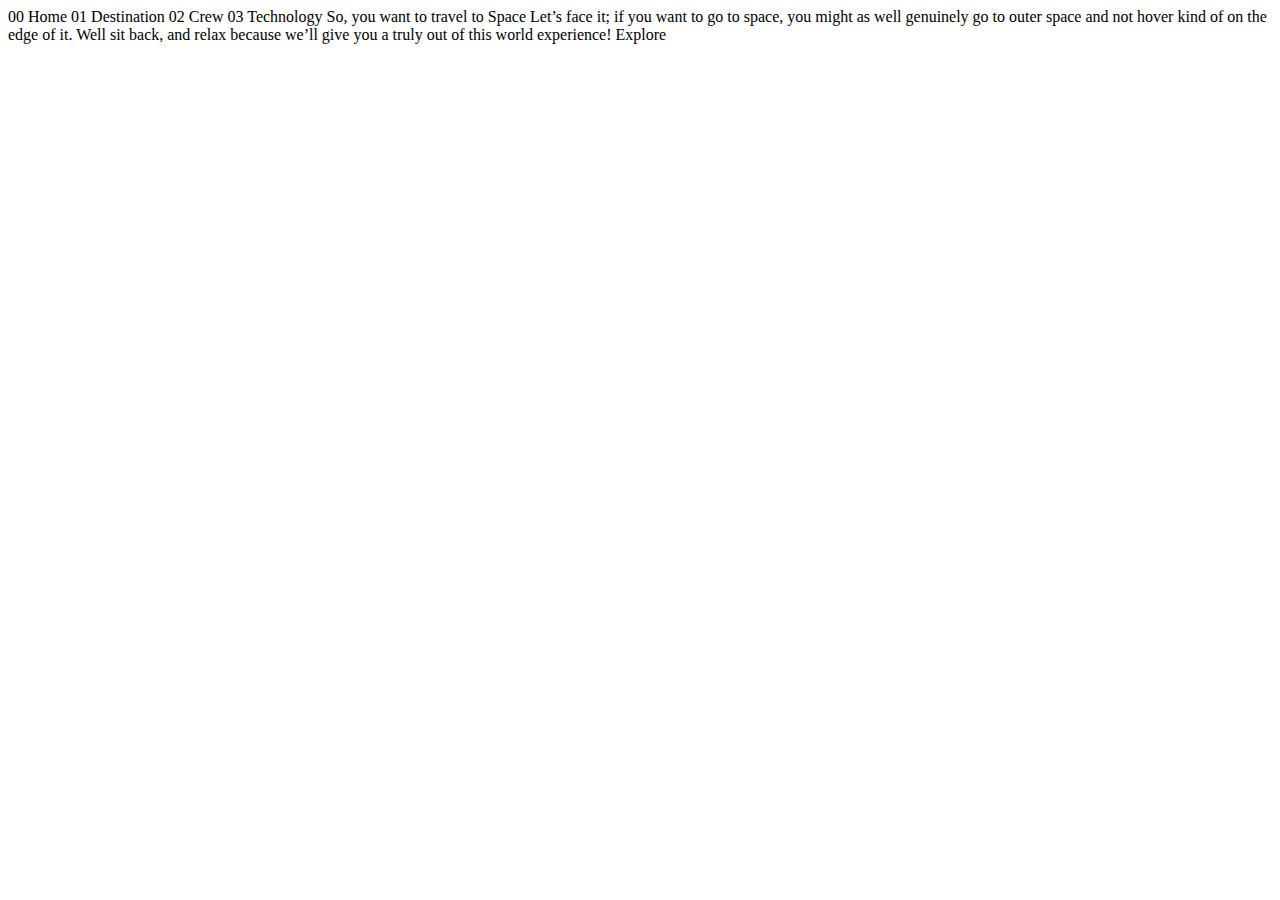
<file: starter-code/index.html>
<!DOCTYPE html>
<html lang="en">
<head>
  <meta charset="UTF-8">
  <meta name="viewport" content="width=device-width, initial-scale=1.0">

  <link rel="icon" type="image/png" sizes="32x32" href="./assets/favicon-32x32.png">
  
  <title>Frontend Mentor | Space tourism website</title>
</head>
<body>

  00 Home
  01 Destination
  02 Crew
  03 Technology

  So, you want to travel to
  Space
  Let’s face it; if you want to go to space, you might as well genuinely go to 
  outer space and not hover kind of on the edge of it. Well sit back, and relax 
  because we’ll give you a truly out of this world experience!

  Explore

</body>
</html>
</file>
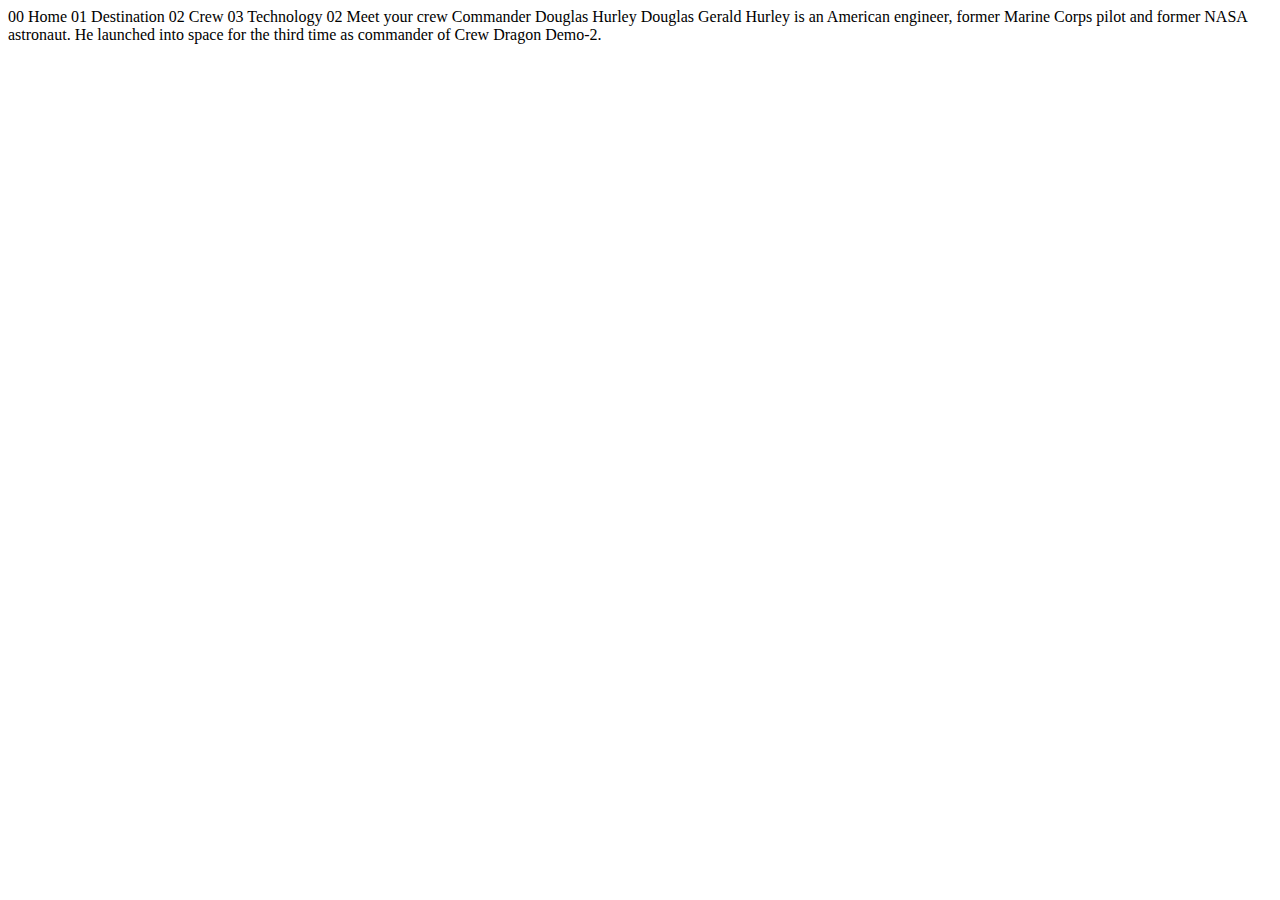
<file: space/crew-commander.html>
<!DOCTYPE html>
<html lang="en">
<head>
  <meta charset="UTF-8">
  <meta name="viewport" content="width=device-width, initial-scale=1.0">

  <link rel="icon" type="image/png" sizes="32x32" href="./assets/favicon-32x32.png">
  
  <title>Frontend Mentor | Space tourism website</title>
</head>
<body>

  00 Home
  01 Destination
  02 Crew
  03 Technology

  02 Meet your crew

  Commander
  Douglas Hurley

  Douglas Gerald Hurley is an American engineer, former Marine Corps pilot 
  and former NASA astronaut. He launched into space for the third time as 
  commander of Crew Dragon Demo-2.
</body>
</html>
</file>
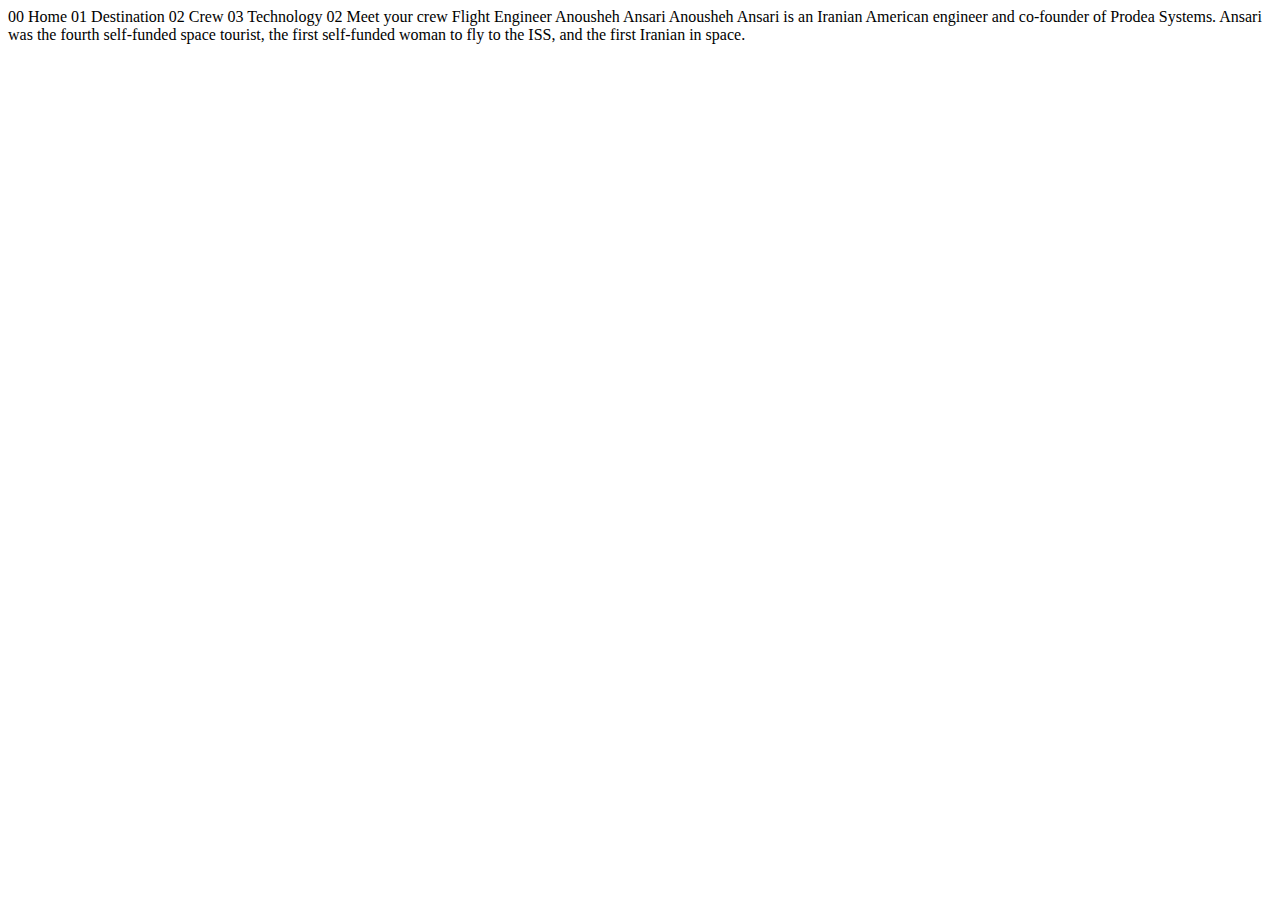
<file: space/crew-engineer.html>
<!DOCTYPE html>
<html lang="en">
<head>
  <meta charset="UTF-8">
  <meta name="viewport" content="width=device-width, initial-scale=1.0">

  <link rel="icon" type="image/png" sizes="32x32" href="./assets/favicon-32x32.png">
  
  <title>Frontend Mentor | Space tourism website</title>
</head>
<body>

  00 Home
  01 Destination
  02 Crew
  03 Technology

  02 Meet your crew

  Flight Engineer
  Anousheh Ansari

  Anousheh Ansari is an Iranian American engineer and co-founder of Prodea Systems. 
  Ansari was the fourth self-funded space tourist, the first self-funded woman to 
  fly to the ISS, and the first Iranian in space. 
</body>
</html>
</file>
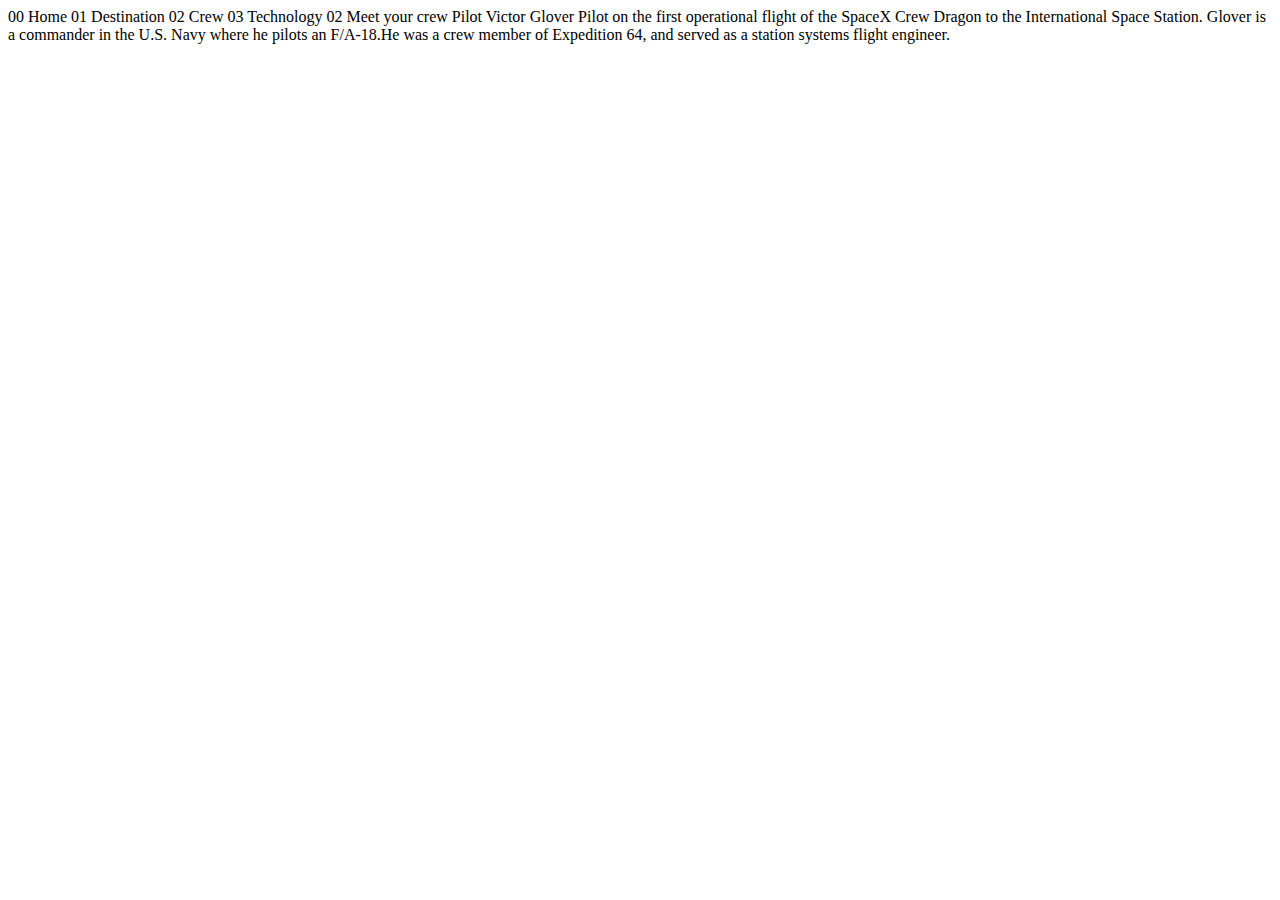
<file: space/crew-pilot.html>
<!DOCTYPE html>
<html lang="en">
<head>
  <meta charset="UTF-8">
  <meta name="viewport" content="width=device-width, initial-scale=1.0">

  <link rel="icon" type="image/png" sizes="32x32" href="./assets/favicon-32x32.png">
  
  <title>Frontend Mentor | Space tourism website</title>
</head>
<body>

  00 Home
  01 Destination
  02 Crew
  03 Technology

  02 Meet your crew

  Pilot
  Victor Glover

  Pilot on the first operational flight of the SpaceX Crew Dragon to the 
  International Space Station. Glover is a commander in the U.S. Navy where 
  he pilots an F/A-18.He was a crew member of Expedition 64, and served as a 
  station systems flight engineer. 
</body>
</html>
</file>
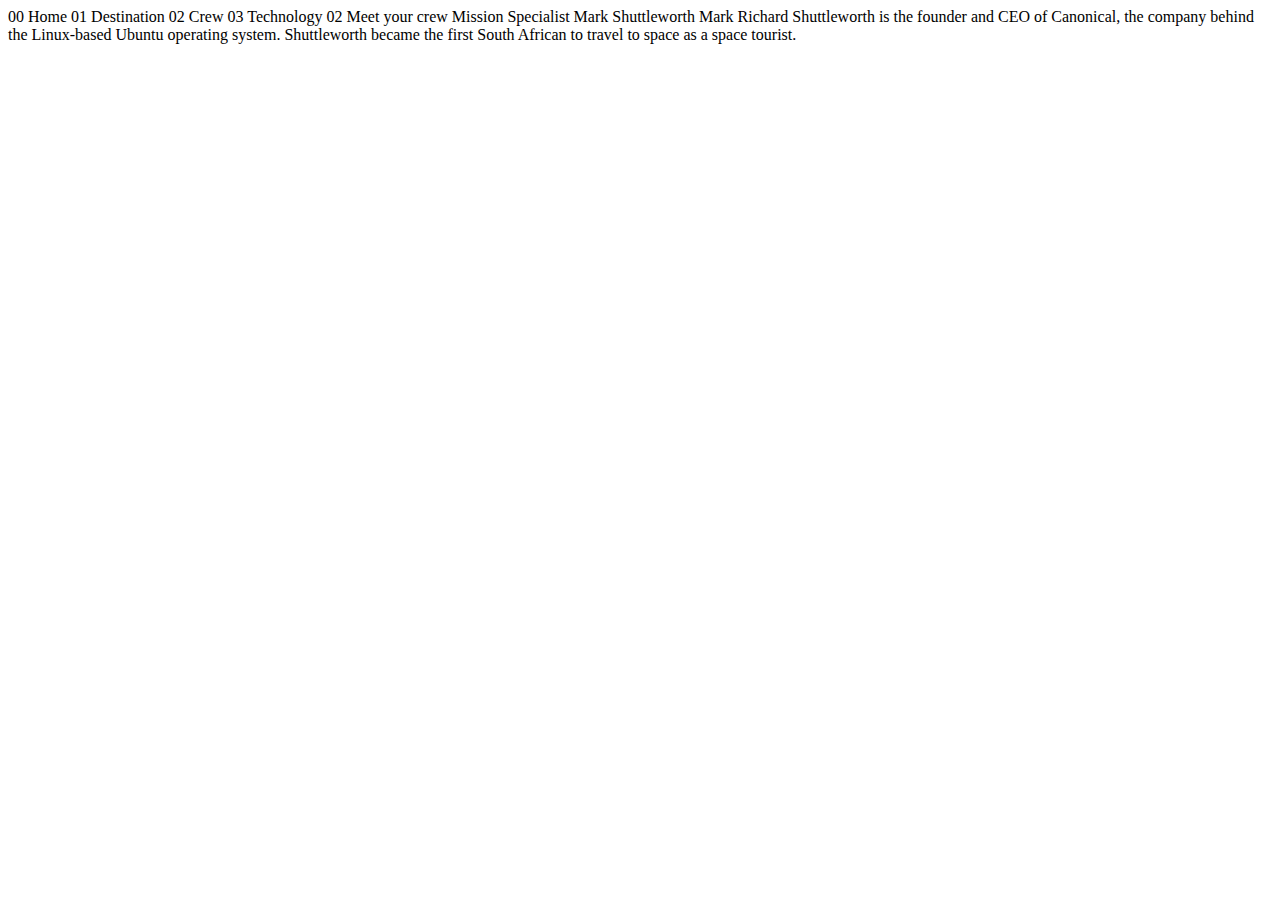
<file: space/crew-specialist.html>
<!DOCTYPE html>
<html lang="en">
<head>
  <meta charset="UTF-8">
  <meta name="viewport" content="width=device-width, initial-scale=1.0">

  <link rel="icon" type="image/png" sizes="32x32" href="./assets/favicon-32x32.png">
  
  <title>Frontend Mentor | Space tourism website</title>
</head>
<body>

  00 Home
  01 Destination
  02 Crew
  03 Technology

  02 Meet your crew

  Mission Specialist
  Mark Shuttleworth

  Mark Richard Shuttleworth is the founder and CEO of Canonical, the company behind 
  the Linux-based Ubuntu operating system. Shuttleworth became the first South 
  African to travel to space as a space tourist.
</body>
</html>
</file>
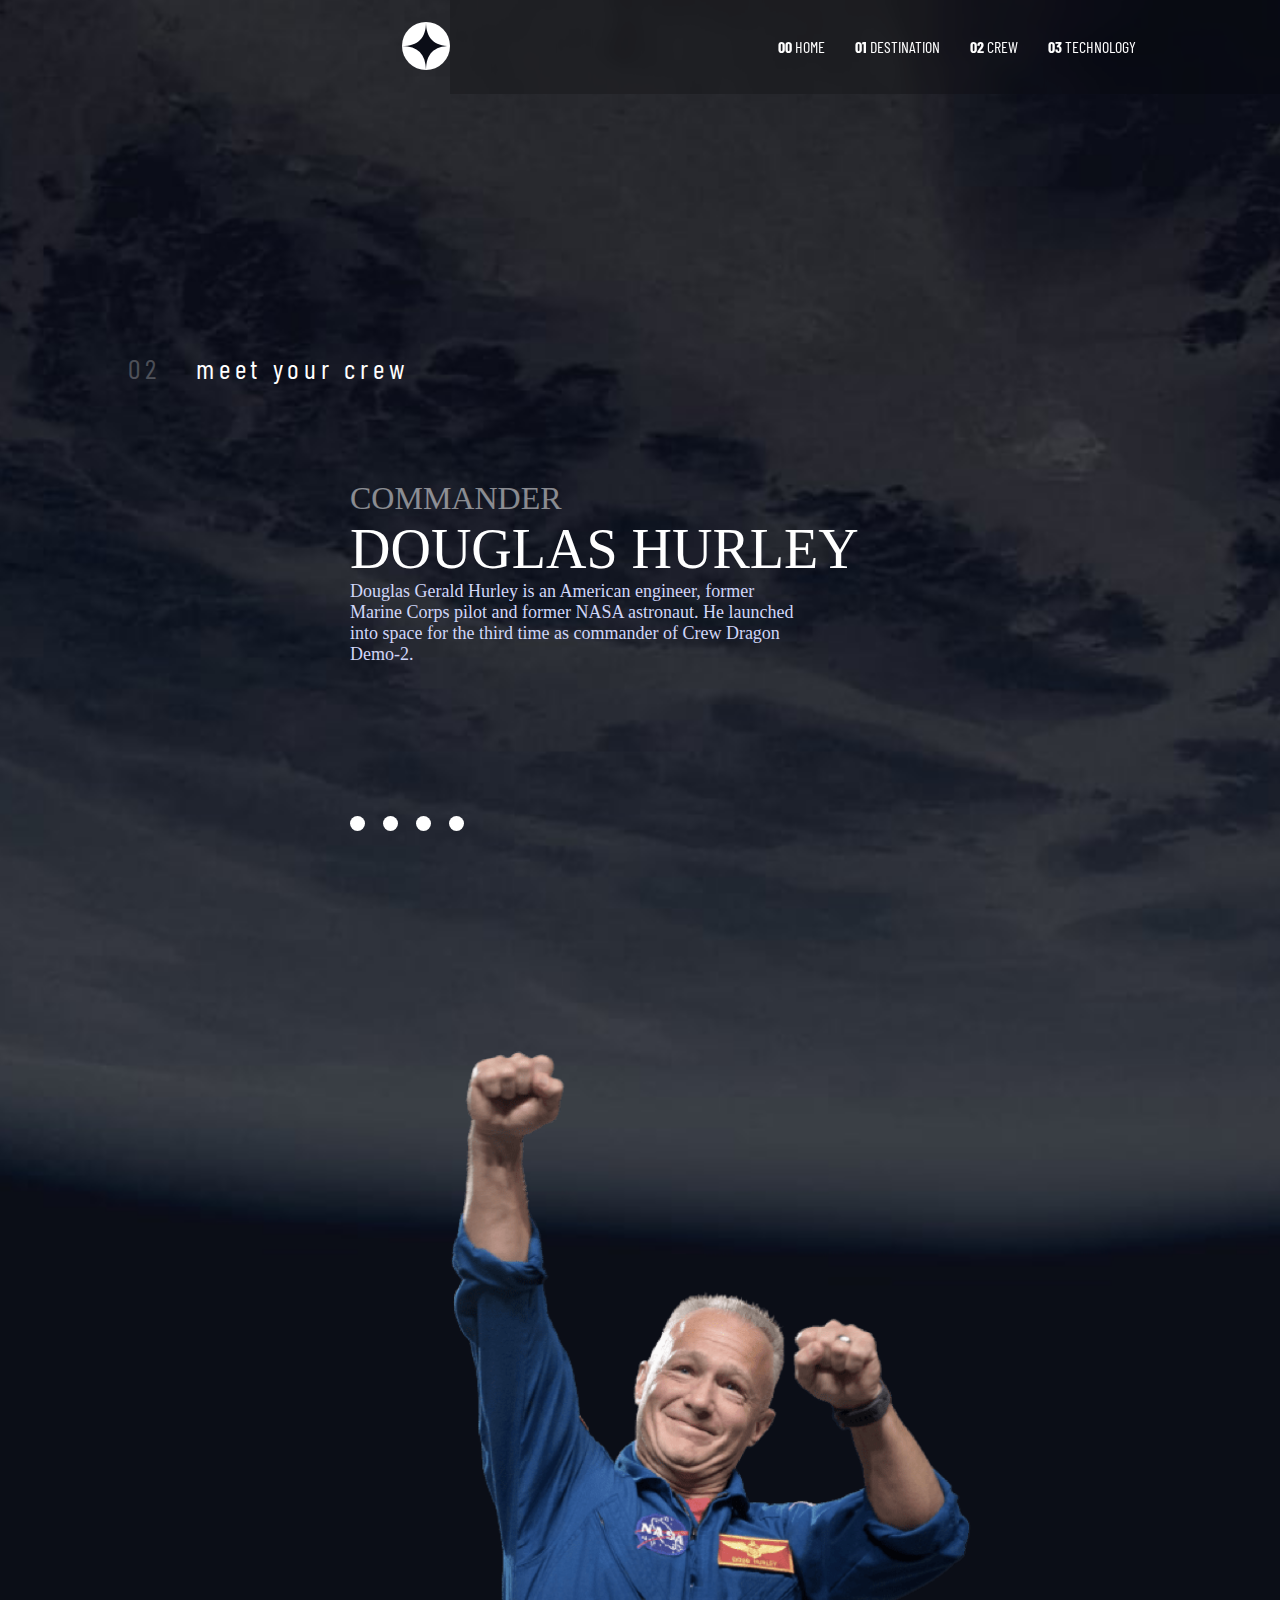
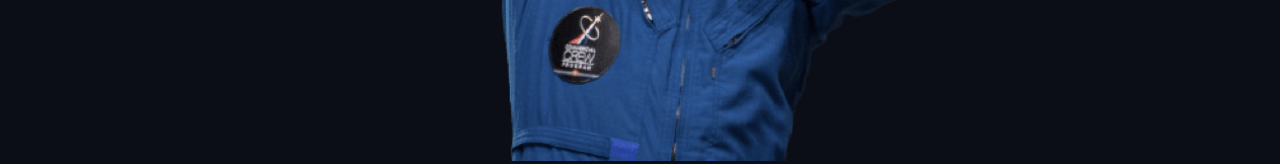
<file: space/crew.html>
<!DOCTYPE html>
<html lang="en">

<head>
    <meta charset="UTF-8">
    <meta name="viewport" content="width=device-width, initial-scale=1.0">

    <title>Frontend Mentor | Space tourism website</title>

    <link rel="icon" type="image/png" sizes="32x32" href="./assets/favicon-32x32.png">


    <!-- GOOGLE fonts-->
    <link rel="preconnect" href="https://fonts.googleapis.com">
    <link rel="preconnect" href="https://fonts.gstatic.com" crossorigin>
    <link
        href="https://fonts.googleapis.com/css2?family=Barlow+Condensed:ital,wght@0,100;0,200;0,300;0,400;0,500;0,600;0,700;0,800;0,900;1,100;1,200;1,300;1,400;1,500;1,600;1,700;1,800&family=Open+Sans:wght@500&display=swap"
        rel="stylesheet">

    <!-- custom css-->
    <link rel="stylesheet" type="text/css" href="/space/css/style.css">
    <link rel="stylesheet" type="text/css" href="/space/css/responsive.css">

    <style type="text/css">
        body {
            margin: 0;
            box-sizing: border-box;
            overflow-x: hidden;
        }

        ul {
            padding: 0;
        }

        a {
            text-decoration: none;
        }

        #crewWrapper {
            margin-top: -10px;
            background-color: #000;
        }
    </style>
</head>

<body>


    <div id="crewWrapper" class="wrapper">

        <nav id="menu">
            <img src="/space/assets/shared/logo.svg" alt="Logo" class="logo">

            <ul class="navigation">
                <li>
                    <a href="./index.html">
                        <span class="bolded">00</span>
                        home
                    </a>
                </li>
                <li>
                    <a href="./destination.html">
                        <span class="bolded">01</span>
                        destination
                    </a>
                </li>
                <li>
                    <a href="./crew.html">
                        <span class="bolded">02</span>
                        crew
                    </a>
                </li>
                <li>
                    <a href="./technology.html">
                        <span class="bolded">03</span>
                        Technology
                    </a>
                </li>
            </ul>
        </nav>

        
        <!-- The overlay -->
        <div id="myNav" class="overlay">

            <!-- Button to close the overlay navigation -->
            <a href="javascript:void(0)" class="closebtn" onclick="closeNav()">&times;</a>

            
            <!-- Overlay content -->
            <div class="overlay-content">
                <a href="./index.html">
                    <span class="bolded">00</span>
                    home
                </a>
                <a href="./destination.html">
                    <span class="bolded">01</span>
                    destination
                </a>
                <a href="./crew.html">
                    <span class="bolded">02</span>
                    crew
                </a>
                <a href="./technology.html">
                    <span class="bolded">03</span>
                    Technology
                </a>
            </div>

        </div>

        <!-- Use any element to open/show the overlay navigation menu -->
        <span onclick="openNav()" id="navIcon">
            <img src="./assets/shared/icon-hamburger.svg" height="50" width="50"></span>

        <hr class="menuHr">

        <div id="desktopCrew">


            <div class="subtitle">
                <span class="darkened">02</span>
                meet your crew
            </div>

            <div class="contentContainer">
                <div id="textCrewContainer">

                    <div id="crewRole">
                        Commander
                    </div>

                    <div id="crewName">
                        Douglas Hurley
                    </div>

                    <div id="crewBio">
                        Douglas Gerald Hurley is an American engineer, former Marine Corps pilot and former NASA astronaut.
                        He launched into space for the third time as commander of Crew Dragon Demo-2.
                    </div>

                    <div id="crewNav">
                        <ul>
                            <li onclick="linkClick(0)"><span class="bullet"></span></li>
                            <li onclick="linkClick(1)"><span class="bullet"></span></li>
                            <li onclick="linkClick(2)"><span class="bullet"></span></li>
                            <li onclick="linkClick(3)"><span class="bullet"></span></li>
                        </ul>
                    </div>
                </div><!-- /.textCrewContainer -->


                <div id="imageCrewContainer">
                    <img src="./assets/crew/image-douglas-hurley.png" alt="" id="imageCrew">
                </div><!-- /.imageCrewContainer -->
                
            </div><!--contentContainer-->

            
        </div>
    </div><!-- /#desktopCrew -->


    </div><!-- /.wrapper -->

    <script>
        var crewRole = document.getElementById('crewRole');
        var crewName = document.getElementById('crewName');
        var crewBio = document.getElementById('crewBio');
        var imageCrew = document.getElementById('imageCrew');




        function linkClick(linkID) {

            fetch('./data.json')
                .then((response) => {
                    return response.json()
                })
                .then((data) => {
                    // Work with JSON data here

                    crewRole.innerHTML = data["crew"][`${linkID}`].role;
                    crewName.innerHTML = data["crew"][`${linkID}`].name;
                    crewBio.innerHTML = data["crew"][`${linkID}`].bio;
                    imageCrew.src = data["crew"][`${linkID}`]["images"]["png"];

                })
                .catch((err) => {
                    // Do something for an error here
                })
        }

        /* Open when someone clicks on the span element */
        function openNav() {
    document.getElementById("myNav").style.width = "100%";
  }
  
  /* Close when someone clicks on the "x" symbol inside the overlay */
  function closeNav() {
    document.getElementById("myNav").style.width = "0%";
  }

    </script>

</body>

</html>
</file>
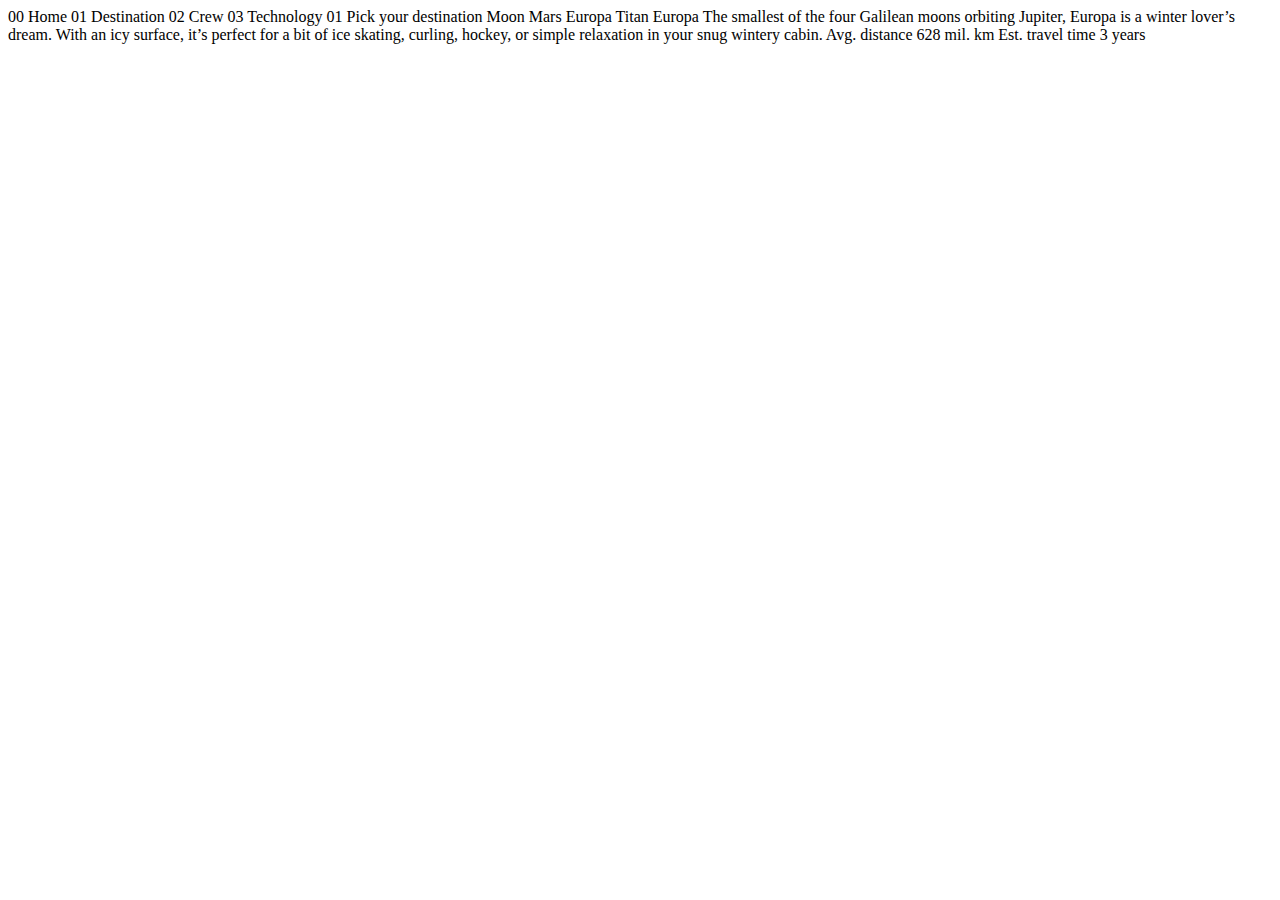
<file: space/destination-europa.html>
<!DOCTYPE html>
<html lang="en">
<head>
  <meta charset="UTF-8">
  <meta name="viewport" content="width=device-width, initial-scale=1.0">

  <link rel="icon" type="image/png" sizes="32x32" href="./assets/favicon-32x32.png">
  
  <title>Frontend Mentor | Space tourism website</title>
</head>
<body>

  00 Home
  01 Destination
  02 Crew
  03 Technology

  01 Pick your destination

  Moon
  Mars
  Europa
  Titan

  Europa

  The smallest of the four Galilean moons orbiting Jupiter, Europa is a 
  winter lover’s dream. With an icy surface, it’s perfect for a bit of 
  ice skating, curling, hockey, or simple relaxation in your snug 
  wintery cabin.

  Avg. distance
  628 mil. km

  Est. travel time
  3 years
</body>
</html>
</file>
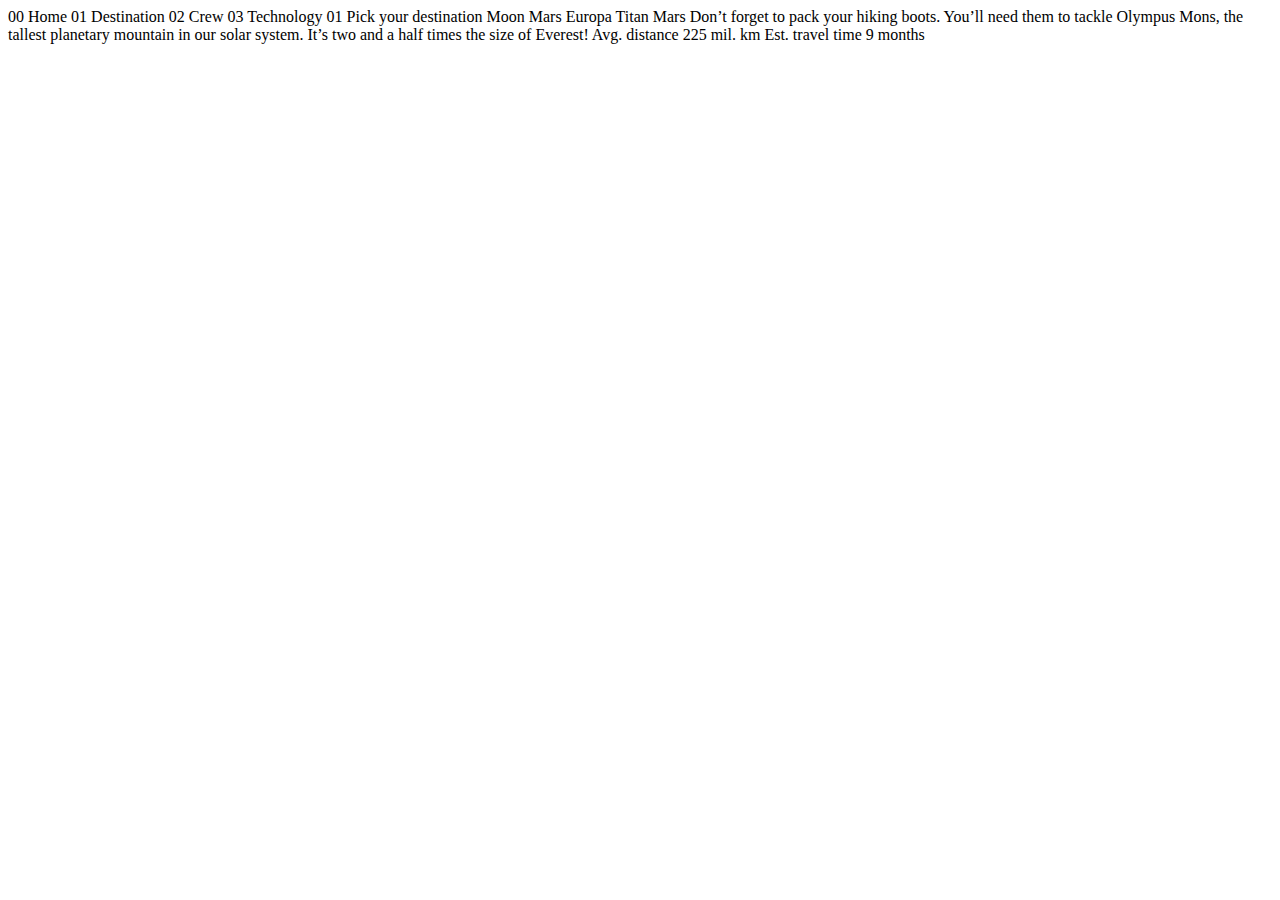
<file: space/destination-mars.html>
<!DOCTYPE html>
<html lang="en">
<head>
  <meta charset="UTF-8">
  <meta name="viewport" content="width=device-width, initial-scale=1.0">

  <link rel="icon" type="image/png" sizes="32x32" href="./assets/favicon-32x32.png">
  
  <title>Frontend Mentor | Space tourism website</title>
</head>
<body>

  00 Home
  01 Destination
  02 Crew
  03 Technology

  01 Pick your destination

  Moon
  Mars
  Europa
  Titan

  Mars

  Don’t forget to pack your hiking boots. You’ll need them to tackle Olympus Mons, 
  the tallest planetary mountain in our solar system. It’s two and a half times 
  the size of Everest!

  Avg. distance
  225 mil. km

  Est. travel time
  9 months
</body>
</html>
</file>
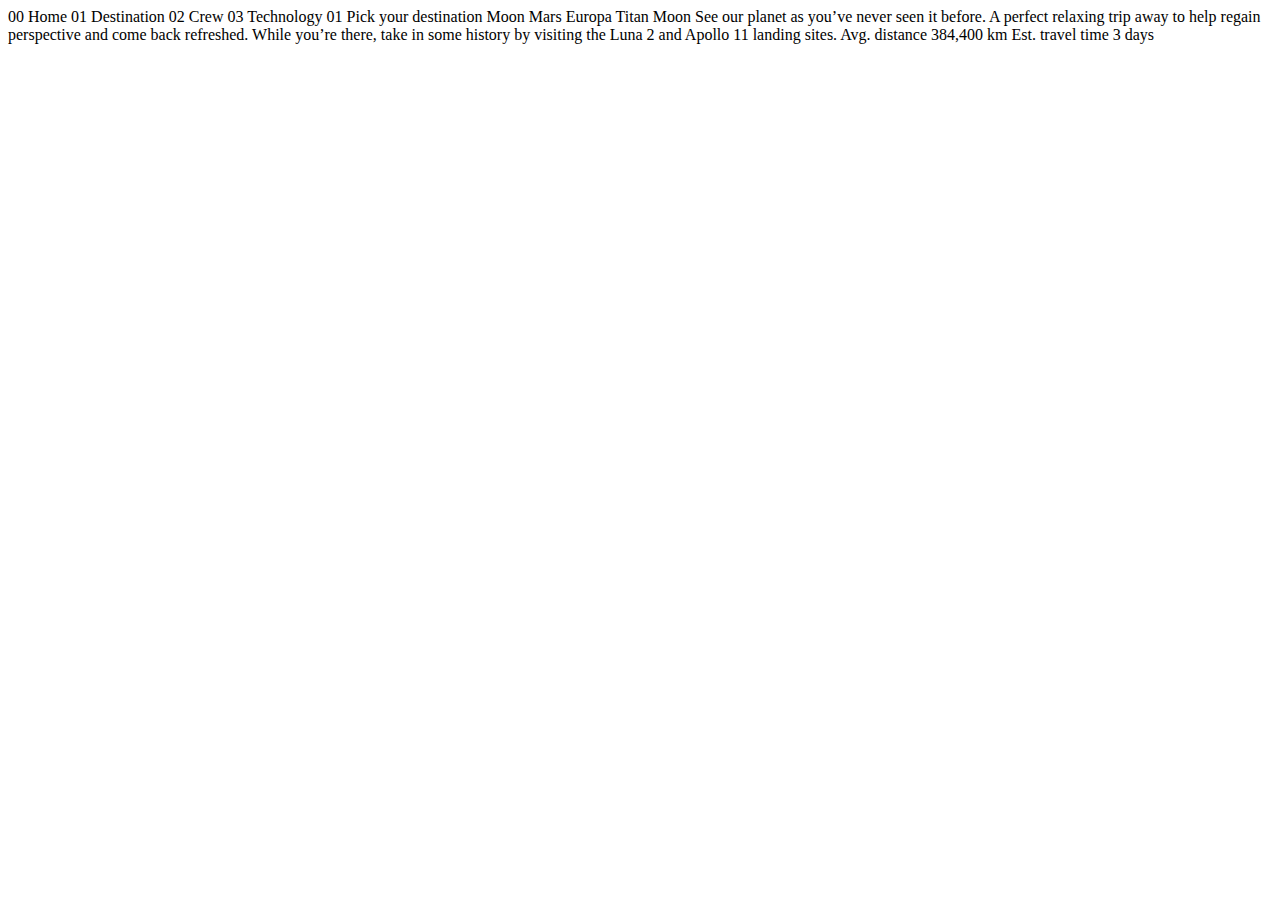
<file: space/destination-moon.html>
<!DOCTYPE html>
<html lang="en">
<head>
  <meta charset="UTF-8">
  <meta name="viewport" content="width=device-width, initial-scale=1.0">

  <link rel="icon" type="image/png" sizes="32x32" href="./assets/favicon-32x32.png">
  
  <title>Frontend Mentor | Space tourism website</title>
</head>
<body>

  00 Home
  01 Destination
  02 Crew
  03 Technology

  01 Pick your destination

  Moon
  Mars
  Europa
  Titan

  Moon

  See our planet as you’ve never seen it before. A perfect relaxing trip away to help 
  regain perspective and come back refreshed. While you’re there, take in some history 
  by visiting the Luna 2 and Apollo 11 landing sites.

  Avg. distance
  384,400 km

  Est. travel time
  3 days
</body>
</html>
</file>
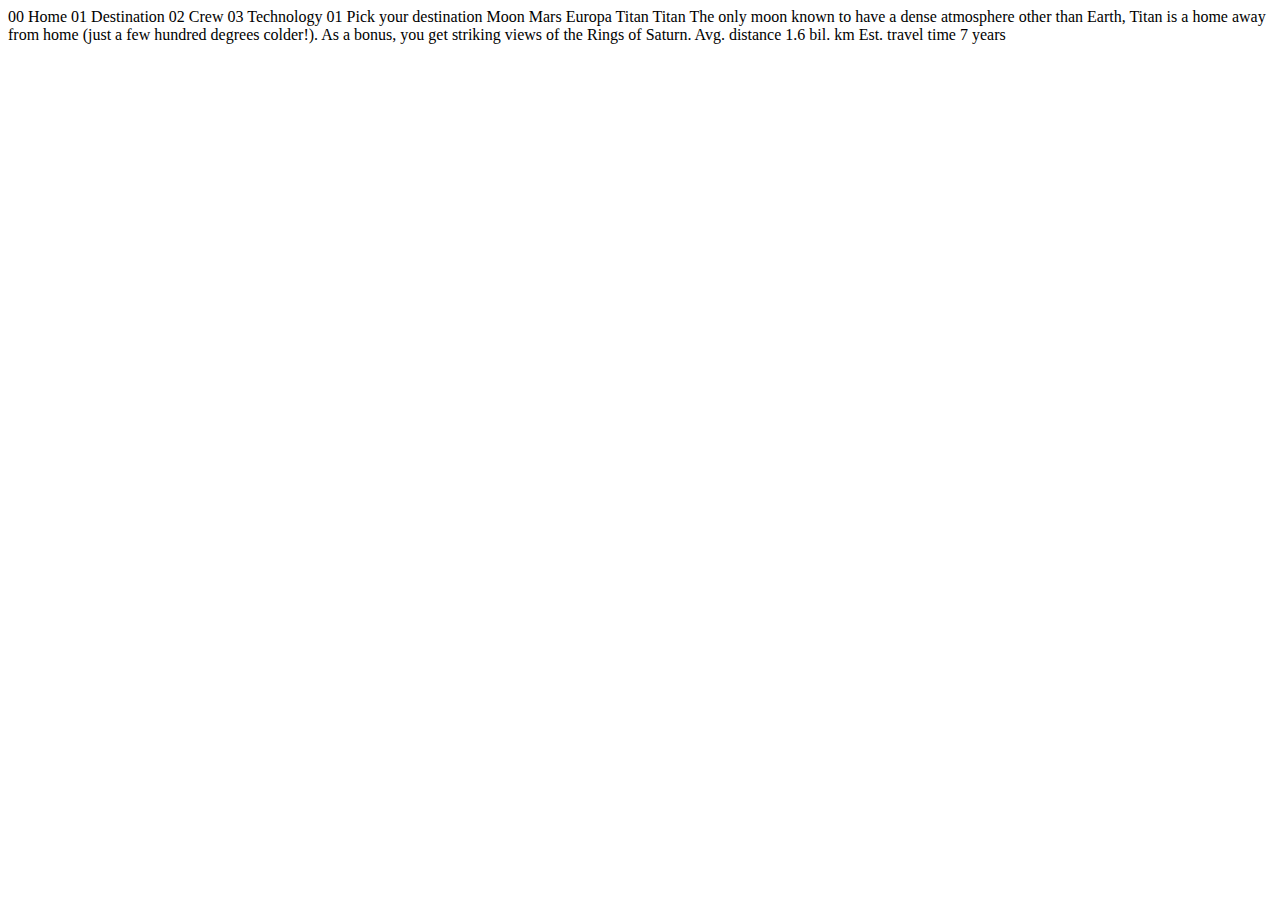
<file: space/destination-titan.html>
<!DOCTYPE html>
<html lang="en">
<head>
  <meta charset="UTF-8">
  <meta name="viewport" content="width=device-width, initial-scale=1.0">

  <link rel="icon" type="image/png" sizes="32x32" href="./assets/favicon-32x32.png">
  
  <title>Frontend Mentor | Space tourism website</title>
</head>
<body>

  00 Home
  01 Destination
  02 Crew
  03 Technology

  01 Pick your destination

  Moon
  Mars
  Europa
  Titan

  Titan

  The only moon known to have a dense atmosphere other than Earth, Titan 
  is a home away from home (just a few hundred degrees colder!). As a 
  bonus, you get striking views of the Rings of Saturn.

  Avg. distance
  1.6 bil. km

  Est. travel time
  7 years
</body>
</html>
</file>
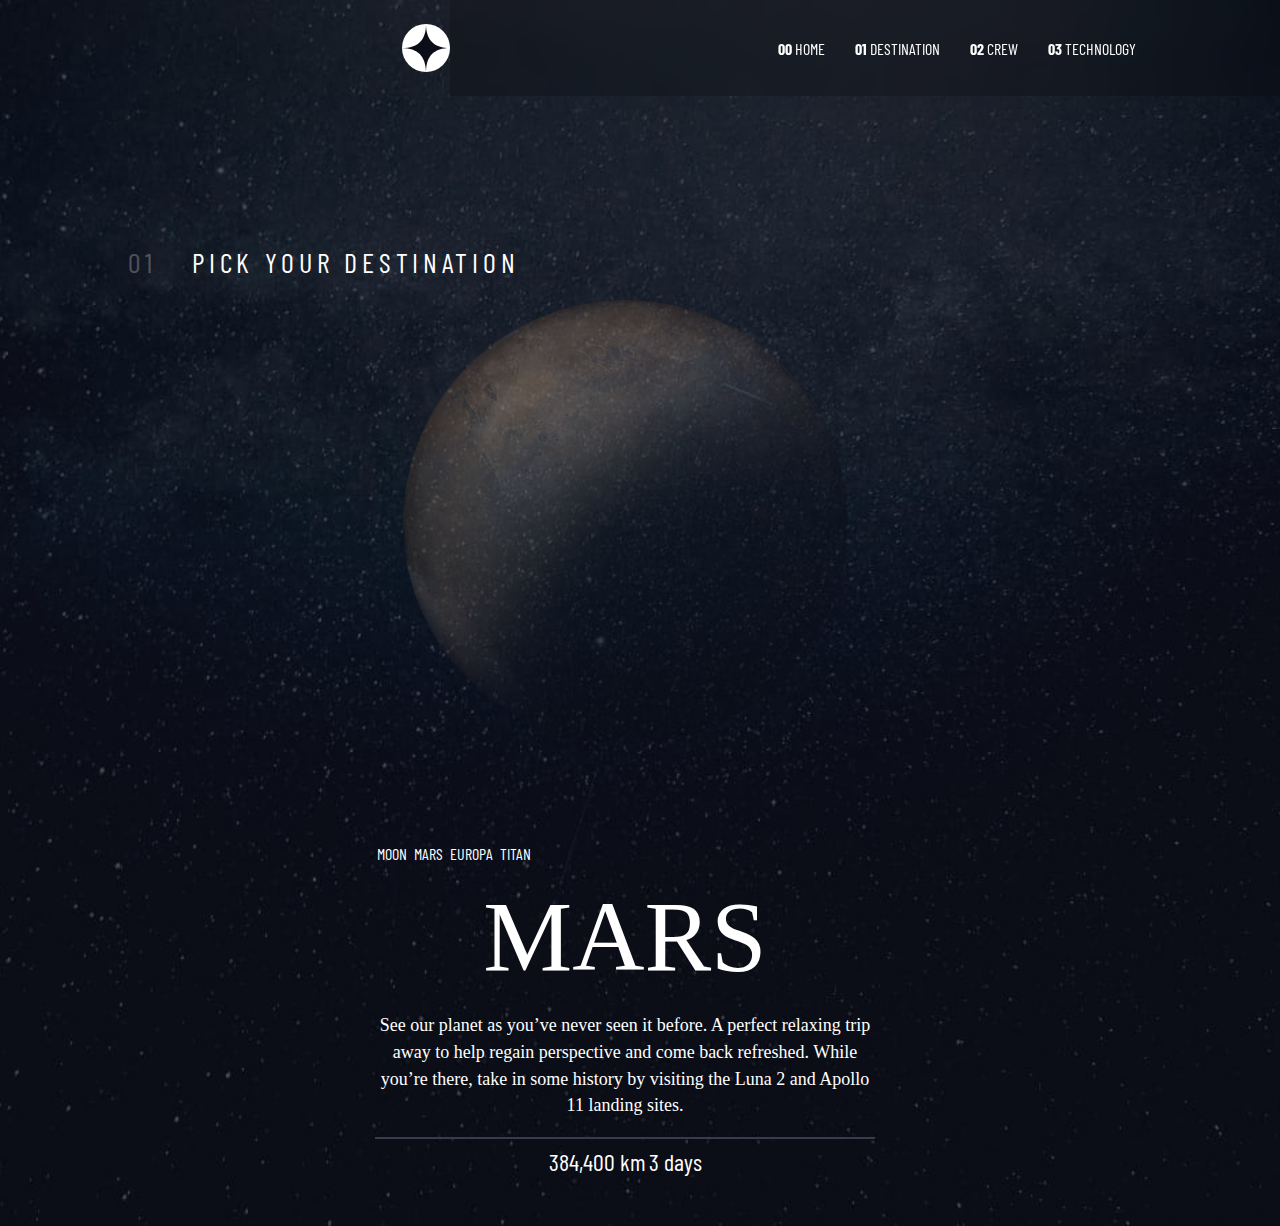
<file: space/destination.html>
<!DOCTYPE html>
<html lang="en">

<head>
    <meta charset="UTF-8">
    <meta name="viewport" content="width=device-width, initial-scale=1.0">

    <title>Frontend Mentor | Space tourism website</title>

    <link rel="icon" type="image/png" sizes="32x32" href="./assets/favicon-32x32.png">


    <!-- GOOGLE fonts-->
    <link rel="preconnect" href="https://fonts.googleapis.com">
    <link rel="preconnect" href="https://fonts.gstatic.com" crossorigin>
    <link
        href="https://fonts.googleapis.com/css2?family=Barlow+Condensed:ital,wght@0,100;0,200;0,300;0,400;0,500;0,600;0,700;0,800;0,900;1,100;1,200;1,300;1,400;1,500;1,600;1,700;1,800&family=Open+Sans:wght@500&display=swap"
        rel="stylesheet">

    <!-- custom css-->
    <link rel="stylesheet" type="text/css" href="/space/css/style.css">
    <link rel="stylesheet" type="text/css" href="/space/css/responsive.css">

    <style type="text/css">
        body {
            margin: 0;
            overflow-x: hidden;
            box-sizing: border-box;
        }

        ul {
            padding: 0;
        }

        a {
            text-decoration: none;
        }
    </style>
</head>

<body>



    <div id="destinationWrapper" class="wrapper">

        <nav id="menu">
            <img src="/space/assets/shared/logo.svg" alt="Logo" class="logo">

            <ul class="navigation">
                <li>
                    <a href="./index.html">
                        <span class="bolded">00</span>
                        home
                    </a>
                </li>
                <li>
                    <a href="./destination.html">
                        <span class="bolded">01</span>
                        destination
                    </a>
                </li>
                <li>
                    <a href="./crew.html">
                        <span class="bolded">02</span>
                        crew
                    </a>
                </li>
                <li>
                    <a href="./technology.html">
                        <span class="bolded">03</span>
                        Technology
                    </a>
                </li>
            </ul>
        </nav>

        
        <!-- The overlay -->
        <div id="myNav" class="overlay">

            <!-- Button to close the overlay navigation -->
            <a href="javascript:void(0)" class="closebtn" onclick="closeNav()">&times;</a>

            
            <!-- Overlay content -->
            <div class="overlay-content">
                <a href="./index.html">
                    <span class="bolded">00</span>
                    home
                </a>
                <a href="./destination.html">
                    <span class="bolded">01</span>
                    destination
                </a>
                <a href="./crew.html">
                    <span class="bolded">02</span>
                    crew
                </a>
                <a href="./technology.html">
                    <span class="bolded">03</span>
                    Technology
                </a>
            </div>

        </div>

        <!-- Use any element to open/show the overlay navigation menu -->
        <span onclick="openNav()" id="navIcon"><img src="./assets/shared/icon-hamburger.svg" height="40" width="40"></span>


        <div id="desktopDestination">

            <div class="subtitle">
                <span class="darkened">01</span>
                PICK YOUR DESTINATION
            </div>

            <div class="contentContainer">

                <div id="destinationImageContainer" class="contentItem">  
                    <img id="destImage" src="./assets/destination/image-mars.png" alt="" class="destinationImage">
                </div>



                <div class="textDestinationContainer" class="contentItem">

                    <div class="destinationMenuContainer">
                        <ul id="destinationMenu">
                            <li onclick="linkClick(0)">moon</li>
                            <li onclick="linkClick(1)">mars</li>
                            <li onclick="linkClick(2)">europa</li>
                            <li onclick="linkClick(3)">titan</li>
                        </ul>

                    </div>

                    <div id="destinationTitle">Mars</div>

                    <div id="destinationDescription">
                        <p>See our planet as you’ve never seen it before. A perfect relaxing trip away to help regain
                            perspective and come back refreshed. While you’re there, take in some history by visiting
                            the
                            Luna 2 and Apollo 11 landing sites.</p>
                    </div>

                    <hr>

                    <div id="destinationData">
                        <div id="destinationDistance">384,400 km</div>
                        <div id="destinationETA">3 days</div>
                    </div>

                </div><!-- /-->

            </div><!-- /.contentContainer -->


        </div><!-- /#desktopDestination -->


    </div><!-- /.wrapper -->

    <script>
        var destinationTitle = document.getElementById('destinationTitle');
        var destinationDescription = document.getElementById('destinationDescription');
        var destinationDistance = document.getElementById('destinationDistance');
        var destinationETA = document.getElementById('destinationETA');
        var destImage = document.getElementById('destImage');




        function linkClick(linkID) {

            fetch('./data.json')
                .then((response) => {
                    return response.json()
                })
                .then((data) => {
                    // Work with JSON data here
                    destinationTitle.innerHTML = data["destinations"][`${linkID}`].name;
                    destinationDescription.innerHTML = data["destinations"][`${linkID}`].description;
                    destinationDistance.innerHTML = data["destinations"][`${linkID}`].distance;
                    destinationETA.innerHTML = data["destinations"][`${linkID}`].travel;
                    destImage.src = data["destinations"][`${linkID}`]["images"]["png"];



                })
                .catch((err) => {
                    // Do something for an error here
                })
        }

        
        /* Open when someone clicks on the span element */
function openNav() {
    document.getElementById("myNav").style.width = "100%";
  }
  
  /* Close when someone clicks on the "x" symbol inside the overlay */
  function closeNav() {
    document.getElementById("myNav").style.width = "0%";
  }


    </script>

</body>

</html>
</file>
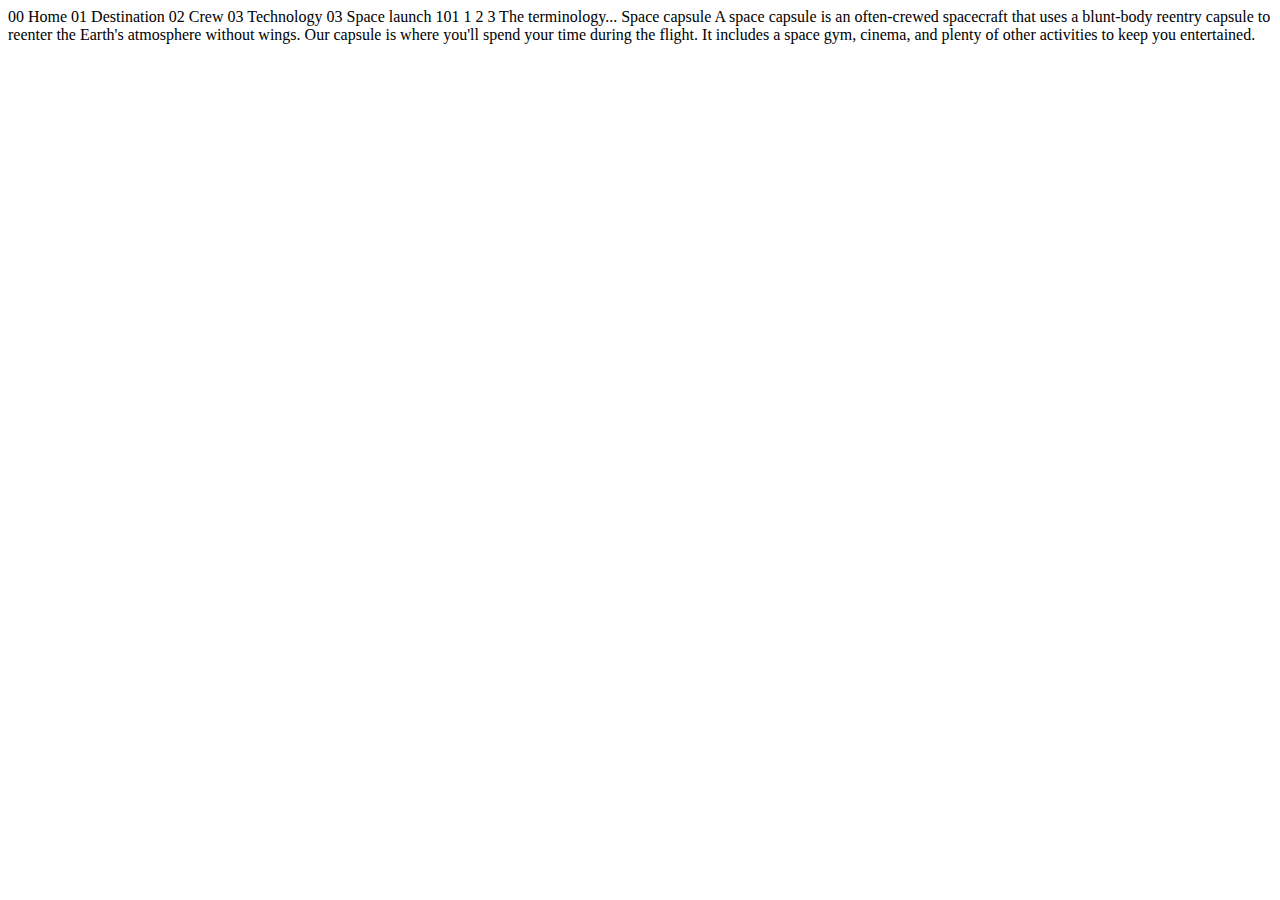
<file: space/technology-capsule.html>
<!DOCTYPE html>
<html lang="en">
<head>
  <meta charset="UTF-8">
  <meta name="viewport" content="width=device-width, initial-scale=1.0">

  <link rel="icon" type="image/png" sizes="32x32" href="./assets/favicon-32x32.png">
  
  <title>Frontend Mentor | Space tourism website</title>
</head>
<body>

  00 Home
  01 Destination
  02 Crew
  03 Technology

  03 Space launch 101

  1
  2
  3

  The terminology...
  Space capsule

  A space capsule is an often-crewed spacecraft that uses a blunt-body reentry 
  capsule to reenter the Earth's atmosphere without wings. Our capsule is where 
  you'll spend your time during the flight. It includes a space gym, cinema, 
  and plenty of other activities to keep you entertained.
</body>
</html>
</file>
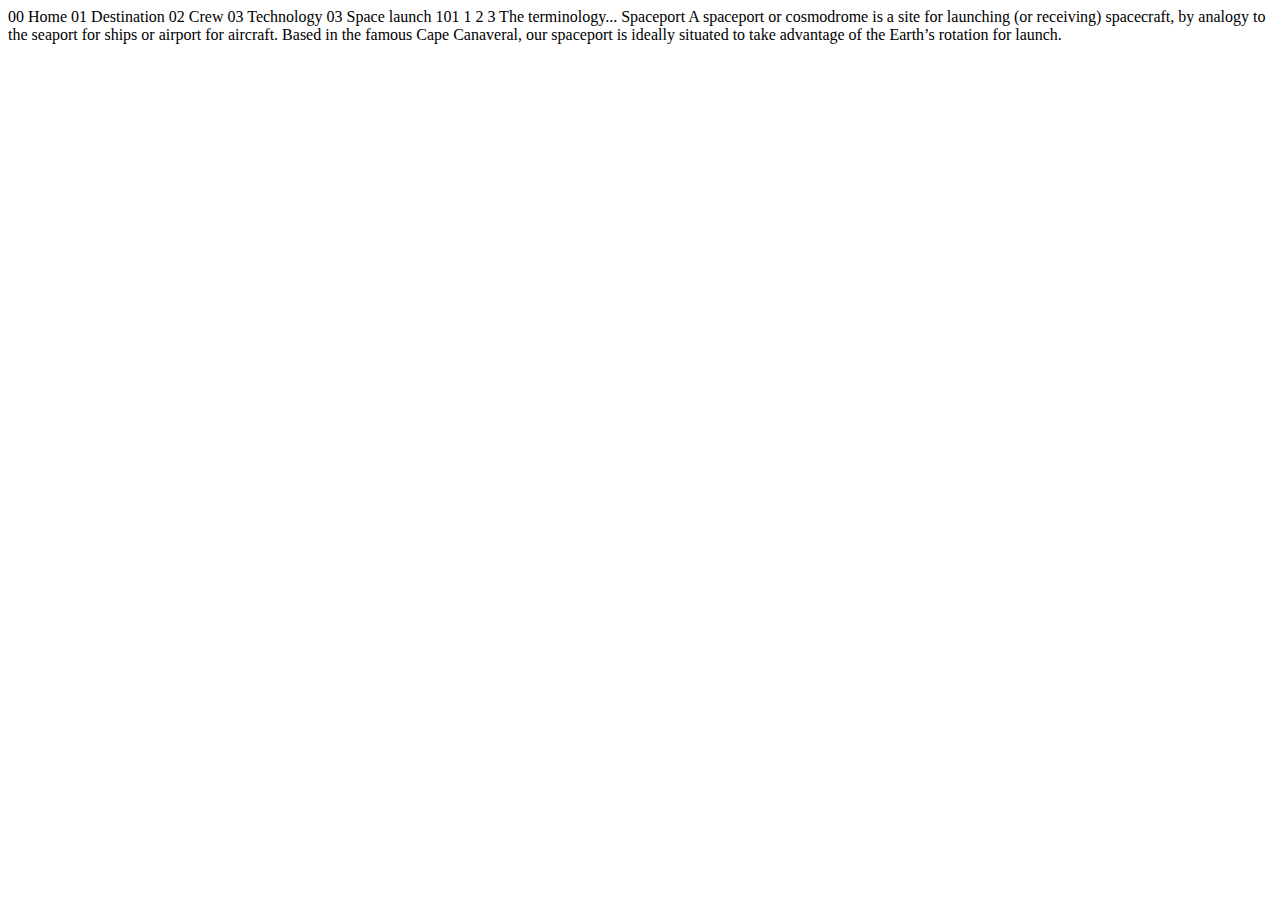
<file: space/technology-spaceport.html>
<!DOCTYPE html>
<html lang="en">
<head>
  <meta charset="UTF-8">
  <meta name="viewport" content="width=device-width, initial-scale=1.0">

  <link rel="icon" type="image/png" sizes="32x32" href="./assets/favicon-32x32.png">
  
  <title>Frontend Mentor | Space tourism website</title>
</head>
<body>

  00 Home
  01 Destination
  02 Crew
  03 Technology

  03 Space launch 101

  1
  2
  3

  The terminology...
  Spaceport

  A spaceport or cosmodrome is a site for launching (or receiving) spacecraft, 
  by analogy to the seaport for ships or airport for aircraft. Based in the 
  famous Cape Canaveral, our spaceport is ideally situated to take advantage 
  of the Earth’s rotation for launch.
</body>
</html>
</file>
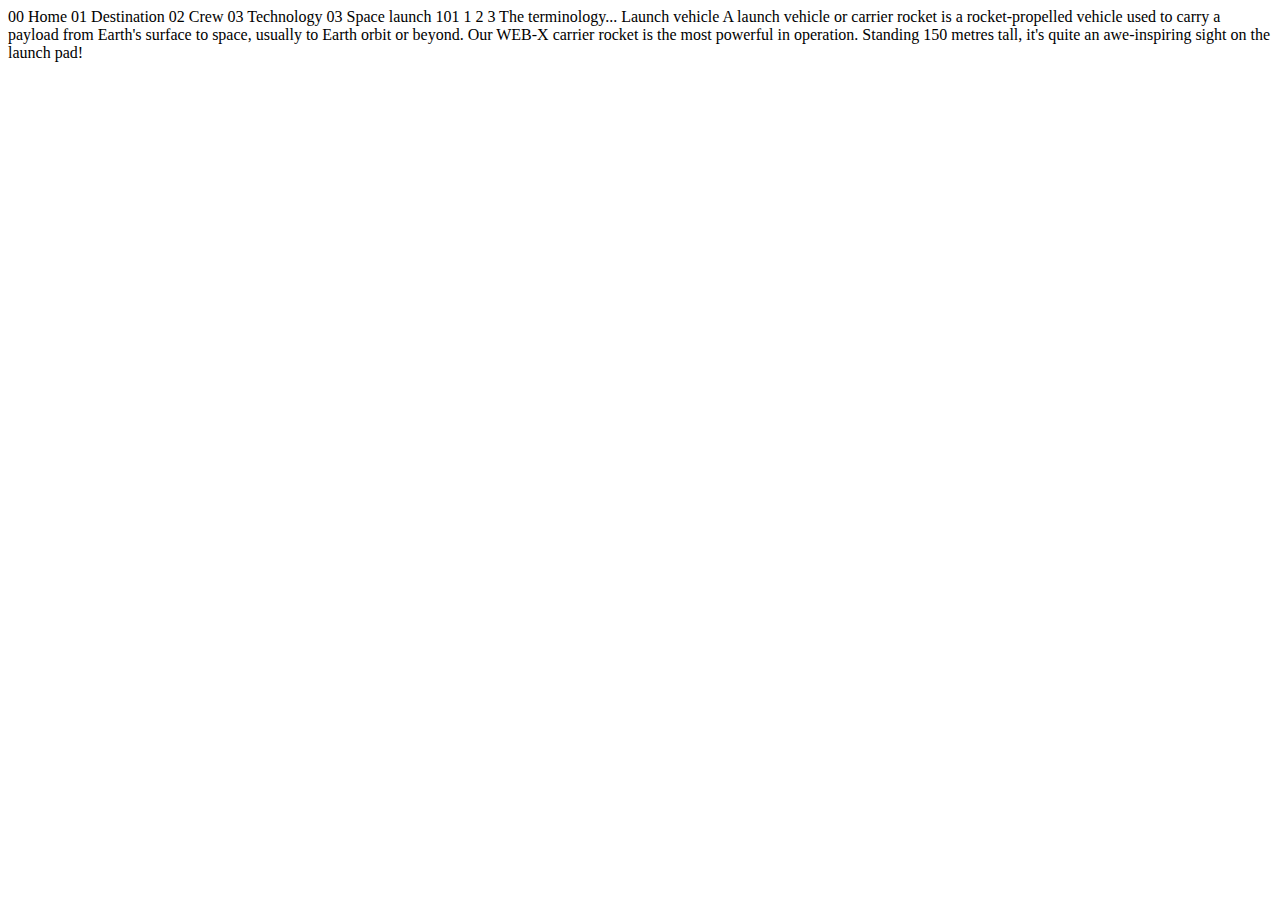
<file: space/technology-vehicle.html>
<!DOCTYPE html>
<html lang="en">
<head>
  <meta charset="UTF-8">
  <meta name="viewport" content="width=device-width, initial-scale=1.0">

  <link rel="icon" type="image/png" sizes="32x32" href="./assets/favicon-32x32.png">
  
  <title>Frontend Mentor | Space tourism website</title>
</head>
<body>

  00 Home
  01 Destination
  02 Crew
  03 Technology

  03 Space launch 101

  1
  2
  3

  The terminology...
  Launch vehicle

  A launch vehicle or carrier rocket is a rocket-propelled vehicle used to carry a 
  payload from Earth's surface to space, usually to Earth orbit or beyond. Our 
  WEB-X carrier rocket is the most powerful in operation. Standing 150 metres tall, 
  it's quite an awe-inspiring sight on the launch pad!
</body>
</html>
</file>
<file: space/css/style.css>
body {
  box-sizing: border-box;
  font-family: "Barlow Condensed", sans-serif;
}

ul {
  list-style: none;
}

.wrapper {
  min-height: 100vh;
   height: 100%;
  width: 100vw;
  min-width: 100%;
  position: relative;
  background-size: cover;
background-repeat: no-repeat;
background-position: center;
color: #fff;
margin: 0 auto;
}

.container {
  height: 100vh;
  min-height: 100%;
  position: relative;
}

/****************************
    header nav
****************************/
#menu {
  height: 96px;
  width: 100%;
  color: #fff;
  display: flex;
  flex-direction: row;
  flex-wrap: nowrap;
  align-content: center;
  justify-content: flex-end;
  align-items: center;
  z-index: 11111111111;

  position: absolute;
}

.navigation {
  width: 830px;
  height: 96px;
  background-color: rgba(0, 0, 0, 0.2);
  display: flex;
  flex-direction: row;
  align-content: center;
  justify-content: flex-end;
  align-items: center;
  gap: 30px;
  backdrop-filter: blur(10px);
  gap: 30px;
  text-transform: uppercase;
}

.navigation li {
  display: inline-block;
}

.navigation li:first-child {
  margin-left: 144px;
}
.navigation li:last-child {
  margin-right: 144px;
}

.navigation li a {
  color: #fff;
}

.navigation li a:hover {
  font-weight: bold;
}

.bolded {
  font-weight: bold;
}

.logo {
  height: 48px;
  width: 48px;
  /* position: absolute;
  left: 55px; */
}

.menuHr {
  /* position:absolute;
  top: 80px;
  left: 165px; */
  border: 1px solid #979797;
  width: 80%;
}

/****************************
    contents
****************************/

#desktopHome {
  background-image: url(../assets/home/background-home-desktop.jpg);
  background-position: right center;
}
.textContainer {
  width: 445px;
  justify-self: end;
  justify-content: center;
  align-self: center;
}

.beforeTitle {
  font-size: 1.3em /*28px;*/;
  font-weight: 400;
  text-transform: uppercase;
  font-family: "Barlow Condensed";
  font-style: normal;
  font-weight: normal;
  line-height: 34px;
  letter-spacing: 4.725px;
  color: #d0d6f9;
}

.title {
  font-family: "Bellefair";
  font-style: normal;
  font-weight: normal;
  font-size: 10em /*150px*/;
  line-height: 172px;
  color: #fff;
  text-transform: uppercase;
}

.descriptionContainer {
  color: #d0d6f9;
  font-family: "Barlow";
  font-style: normal;
  font-weight: normal;
  font-size: 1.5em/* 18px*/;
  line-height: 32px;
}

.btnWhiteBig {
  justify-self: center;
  justify-content: center;
  align-self: center;

  width: 274px;
  height: 274px;
  border-radius: 100%;
  background-color: #fff;
  text-transform: uppercase;
  text-align: center;
  border: 1px solid #fff;
  font-family: "Bellefair";
  font-style: normal;
  font-weight: normal;
  font-size: 2em/*32px*/;
  line-height: 37px;
  letter-spacing: 2px;
  box-shadow: 0;
  z-index: 5000;
}

.btnWhiteBig:active {
  box-shadow: 0 0 30px #000 inset;
  border: 1px solid #000;
}

/****************************************************************
                DESTINATION style
****************************************************************/

#destinationWrapper {
  background-image: url(../assets/destination/background-destination-desktop.jpg);
}
/* 
#desktopCrew,
#desktopTechnology {
  width: 100%;
  height: 100vh;
  min-height: 100%;
  margin: 0 auto;
  color: #fff;
  position: relative;
} */

.subtitle {
  position: absolute;
  top: 20%;
  left: 0;
  height: 34px;
  width: auto;
  margin-left: 10%;
  color: #fff;
  display: inline;
  font-family: "Barlow Condensed";
  font-style: Bold;
  font-size: 28px;
  text-align: left;
  vertical-align: Top;
  letter-spacing: 4.72px;
}



.subtitle span {
  opacity: 0.25;
  padding-right: 25px;
}
*/

#destinationWrapper {
  background-image: url(../assets/destination/background-destination-desktop.jpg);
}

img.destinationImage {
  height: 445px;
  width: 445px;
  opacity: 0.3;
}

img.destinationImage:hover {
  opacity: 1;
  transition: opacity 0.5s;
}
.destinationMenuContainer {
  text-align: left;
  width: auto;
  color: #fff;
  text-transform: uppercase;
}

#destinationMenu {
  list-style: none;
}

#destinationMenu li {
  display: inline;
  font-size: 16px;
  line-height: 19px;
  text-align: left;
  border: 2px solid transparent;
}

.textDestinationContainer {
  width: 445px;
  justify-self: start;
  justify-content: center;
  align-self: center;
}

#destinationTitle {
  color: #fff;
  font-family: "Bellefair";
  font-style: normal;
  font-size: 100px;
  line-height: 115px;
  text-transform: uppercase;
}

#destinationDescription {
  color: #fff;
  font-family: "Barlow";
  font-style: normal;
  font-size: 18px;
  line-height: 32px;
  line-height: 148%;
}

hr {
    border: 1px solid #383B4B;
}

#destinationData {
    color: #fff;
}

#destinationDistance,
#destinationETA {
  display: inline;
  width: 50%;
  text-align: center;
  font-size: 1.5em;
}



.contentContainer {
  height: 100%;
  width: 100%;
  padding-top: 300px;
  display: grid; 
  grid-auto-flow: column dense; 
  grid-auto-rows: 1fr; 
  grid-template-columns: 1fr 1fr; 
  grid-template-rows: 1fr; 
  gap: 30px; 
  grid-template-areas:  
    ". ."; 
  align-content: center; 
  justify-items: center; 
  align-items: center; 

}

#destinationImageContainer {
  justify-self: end;
  justify-content: center;
  align-self: center;

}

.textDestinationContainer {
  justify-self: start;
  justify-content: center;
  width: 500px;
  align-self:center;

}




/********************************************
*******************************************
***************************************
      new css destination
      ********
*********************************/

.flexContainer {
  display: flex;
  justify-content: center;
  width: 80%;
  margin: 0 10%;
}

.flexItem {
  flex: 1;
  align-self: center;
  gap: 50px;
}

#desktopDestination {
  width: 100%;
  height: 100%;
}


/**********************************
      CREW
**********/

#crewWrapper {
  background-image: url('../assets/crew/background-crew-desktop.jpg');
}

#textCrewContainer {
  justify-self: end;
  justify-content: center;
  width: 550px;
  align-self:center; 
}

#crewRole {
  font-family: "Bellefair";
  font-size: 32px;
  opacity: 0.5;
  text-transform: uppercase;

 
}

#crewName {
  font-size: 56px;
  font-family: "Bellefair";
  text-transform: uppercase;
  margin: 0px;
}


#crewBio {
  max-width:450px;
  width: auto;
  color: #D0D6F9;
  font-size: 18px;
  font-family: "Barlow";
  display:inline-block;
}

  #imageCrewContainer {
  min-height: 300px;
  height: auto;
  width: 350px;

  justify-self: start;
  justify-content: center;
  align-self: center;

}

img#imageCrew {
  height: 710px;
  width: auto;
}

#crewNav {
  position: relative;
}

#crewNav ul {
  /* position: absolute;
  bottom: -250px; */
  
  list-style: none;
  margin-top: 150px;
}

#crewNav ul li {
  display: inline-block;
  background: #fff;
  height: 15px;
  width: 15px;
  margin-right: 15px;
  border-radius: 100%;
}


/********************************
        TECHNOLOGY
********************************/

#desktopTechnologyWrapper {
  background-image: url('../assets/technology/background-technology-desktop.jpg');
  height: 100%;
  min-height: 100vh;
}

#textTechnologyContainer {
  max-width: 470px;
  width: auto;
  height: 303px;
}

#technologySubtitle {
  font-family: "Barlow Condensed";
  font-size: 16px;
  color: #D0D6F9;
}

#technologyTitle {
  font-family: "Bellefair";
  font-size: 3.5em; /*56px*/
  width: 500px;
  text-transform: uppercase;
}

#technologyDescription {
  font-family: "Barlow";
  font-size: 1.5em/*18px*/;
  color: #D0D6F9;
}

#technologyNav {
  margin:0;
  padding: 0;
}

#technologyNav button {
  height: 80px;
  width: 80px;
  border-radius: 100%;
  border: 1px solid #fff;
  background: transparent;
  color: #fff;
  display: block;
  margin: 0 0 32px 0;
  padding: 0;
  font-family: 'Bellefair';
  font-size: 32px;
}

#technologyNav button:hover {
  background: #fff;
  color: #000;
  transition: all .5s;
}

#imageTechnologyContainer {
  height: 527px;
  width: 515px;
}

#imageTechnology {
  height: 100%;
  width: 100%;
}


.contentContainerTech {
  min-height: 100%;
  width: 100%;

  display: grid; 
  grid-auto-flow: column dense; 
  /* grid-auto-rows: 1fr;  */
  grid-template-columns: 100px 1fr 1fr;
  grid-template-rows: 1fr; 
  gap: 30px; 
  grid-template-areas:  
    ". ."; 
  align-content: center; 
  justify-items: center; 
  align-items: center; 

  margin-top: 200px;
}

#technologyNav {
  justify-self: end;
  justify-content: center;
  align-self: center;
}

#textTechnologyContainer {
  justify-self: start;
  justify-content: center;
  align-self: center;

  
}

#imageTechnologyContainer {
  justify-self: start;
  justify-content: center;
  width: 500px;
  align-self:center;

}





/*****************
        NAV
*****************/
/* The Overlay (background) */
.overlay {
  /* Height & width depends on how you want to reveal the overlay (see JS below) */
  height: 100%;
  width: 0;
  position: fixed; /* Stay in place */
  z-index: 1; /* Sit on top */
  left: 0;
  top: 0;
  background-color: rgb(0, 0, 0); /* Black fallback color */
  background-color: rgba(0, 0, 0, 0.9); /* Black w/opacity */
  overflow-x: hidden; /* Disable horizontal scroll */
  transition: 0.5s; /* 0.5 second transition effect to slide in or slide down the overlay (height or width, depending on reveal) */
}

/* Position the content inside the overlay */
.overlay-content {
  position: relative;
  top: 25%; /* 25% from the top */
  width: 100%; /* 100% width */
  text-align: center; /* Centered text/links */
  margin-top: 30px; /* 30px top margin to avoid conflict with the close button on smaller screens */
}

/* The navigation links inside the overlay */
.overlay a {
  padding: 8px;
  text-decoration: none;
  font-size: 36px;
  color: #818181;
  display: block; /* Display block instead of inline */
  transition: 0.3s; /* Transition effects on hover (color) */
}

/* When you mouse over the navigation links, change their color */
.overlay a:hover,
.overlay a:focus {
  color: #f1f1f1;
}

/* Position the close button (top right corner) */
.overlay .closebtn {
  position: absolute;
  top: 20px;
  right: 45px;
  font-size: 60px;
}

/* When the height of the screen is less than 450 pixels, change the font-size of the links and position the close button again, so they don't overlap */
@media screen and (max-height: 450px) {
  .overlay a {
    font-size: 20px;
  }
  .overlay .closebtn {
    font-size: 40px;
    top: 15px;
    right: 35px;
  }
}

#navIcon {
    position: fixed;
    top: 50px;
    left: 50px;
    padding: 50px;
    border-radius: 100%;
    z-index: 1111111111111;
    width: 50px;
    height: 50px;
    display: flex;
    align-content: center;
    justify-content: center;
    align-items: center;
    flex-wrap: nowrap;
    
}

#navIcon img {
  box-sizing: content-box;
    border: 1px solid;
    padding: 10px;
    border-radius: 100%;
}
/**************
**************/
</file>
<file: space/css/responsive.css>
/* 
  ##Device = Desktops
  ##Screen = 1281px to higher resolution desktops
*/

@media (min-width: 1281px) {
  .container {
    min-width: 70vw;
    margin: 0 15vw;
  }
  .textContainer {
    width: 445px;
    justify-self: end;
  }
  
  #myNav,
  #navIcon {
    display: none;
  }
}

/* 
    ##Device = Laptops, Desktops
    ##Screen = B/w 1025px to 1280px
  */

@media (min-width: 1025px) and (max-width: 1280px) {
  body {
    overflow: visible;
  }
  #myNav,
  #navIcon {
    display: none;
  }
  .container {
    height: 100%;
    min-width: 70vw;
    margin: 0 15vw;
  }
  .textContainer {
    width: 445px;
    justify-self: center;
  }

  .contentContainer {
    grid-auto-rows: 2fr; 
  grid-template-columns: 1fr;
  grid-template-rows: 1fr 1fr;
  }
  .textDestinationContainer {
    justify-self: center;
    width: 500px;
    text-align: center;
  }
  #destinationImageContainer {
    justify-self: center;
  }
  #textCrewContainer {
    justify-self: center;
    width: 550px;
  }
  #imageCrewContainer {
    justify-self: center;
  }
  .contentContainerTech {
    grid-auto-rows: 1fr; 
    grid-template-columns: 1fr; 
    grid-template-rows: 100px 1fr 1fr; 
    margin-top: 150px;
  }

  #technologyNav {
    justify-self: center;
  }
  #technologyNav button {
    display: inline;
    margin: 0 auto;
  }
  #textTechnologyContainer,
  #imageTechnologyContainer{
    justify-self: center;
  }
}

/* 
    ##Device = Tablets, Ipads (portrait)
    ##Screen = B/w 768px to 1024px
  */

@media (min-width: 768px) and (max-width: 1024px) {
  body {
    overflow: visible;
  }
  #myNav,
  #navIcon {
    display: block;
  }
  #menu {
    display: none;
  }
  .container {
    height: 100%;
    min-width: 80vw;
    margin: 0 10vw;
  }
  .textContainer {
    width: 445px;
    justify-self: center;
  }

  .contentContainer {
    grid-auto-rows: 2fr; 
  grid-template-columns: 1fr;
  grid-template-rows: 1fr 1fr; 
  }
  .textDestinationContainer {
    justify-self: center;
    justify-content: center;
    width: 500px;
    align-self:center;
  }
  .textDestinationContainer {
    justify-self: center;
    width: 500px;
    text-align: center;
  }
  #destinationImageContainer {
    justify-self: center;
  }
  #textCrewContainer {
    justify-self: center;
    width: 70%;
    margin: auto 15%;
  }
  #imageCrewContainer {
    justify-self: center;
  }
  .contentContainerTech {
    grid-auto-rows: 1fr; 
    grid-template-columns: 1fr; 
    grid-template-rows: 100px 1fr 1fr; 
    margin-top: 150px;
  }

  #technologyNav {
    justify-self: center;
  }
  #technologyNav button {
    display: inline;
    margin: 0 auto;
  }
  #textTechnologyContainer,
  #imageTechnologyContainer{
    justify-self: center;
  }
}

/* 
    ##Device = Tablets, Ipads (landscape)
    ##Screen = B/w 768px to 1024px
  */

@media (min-width: 768px) and (max-width: 1024px) and (orientation: landscape) {
  
  body {
    overflow: visible;
  }
  #myNav,
  #navIcon {
    display: block;
  }
  #menu {
    display: none;
  }
  .container {
    height: 100%;
    min-width: 80vw;
    margin: 0 10vw;
  }
  .textContainer {
    width: 445px;
    justify-self: center;
    text-align: center;
  }

  .contentContainer {
    grid-auto-rows: 2fr; 
  grid-template-columns: 1fr;
  grid-template-rows: 1fr 1fr; 
  }
  .textDestinationContainer {
    justify-self: center;
    width: 500px;
    text-align: center;
  }
  #destinationImageContainer {
    justify-self: center;
  }
  #textCrewContainer {
    justify-self: center;
    width: 80%;
    margin: auto 10%;
  }
  #imageCrewContainer {
    justify-self: center;
  }
  .contentContainerTech {
    grid-auto-rows: 1fr; 
    grid-template-columns: 1fr; 
    grid-template-rows: 100px 1fr 1fr; 
    margin-top: 150px;
  }

  #technologyNav {
    justify-self: center;
  }
  #technologyNav button {
    display: inline;
    margin: 0 auto;
  }
  #textTechnologyContainer,
  #imageTechnologyContainer{
    justify-self: center;
  }
}

/* 
    ##Device = Low Resolution Tablets, Mobiles (Landscape)
    ##Screen = B/w 481px to 767px
  */

@media (min-width: 481px) and (max-width: 767px) {
  body {
    overflow: visible;
  }
  #myNav,
  #navIcon {
    display: block;
  }
  #menu {
    display: none;
  }
  .container {
    height: 100%;
    min-width: 90vw;
    margin: 0 5vw;
  }
  .textContainer {
    margin-left: 10%;
    margin-right: 10%;
    width: 80%;
    justify-self: center;
    text-align: center;
  }

  .title {
    font-size: 7em;
  }

  .contentContainer {
    grid-auto-rows: 2fr; 
  grid-template-columns: 1fr;
  grid-template-rows: 1fr 1fr; 
  }
  .textDestinationContainer {
    justify-self: center;
    width: 80%;
    text-align: center;
    margin: auto 10%;
  }
  #destinationImageContainer {
    justify-self: center;
  }
  #textCrewContainer {
    justify-self: center;
    width: 90%;
    margin: auto 5%;
  }
  #imageCrewContainer {
    justify-self: center;
  }
  .contentContainerTech {
    grid-auto-rows: 1fr; 
    grid-template-columns: 1fr; 
    grid-template-rows: 100px 1fr 1fr; 
    margin-top: 150px;
  }

  #technologyNav {
    justify-self: center;
  }
  #technologyNav button {
    display: inline;
    margin: 0 auto;
  }
  #textTechnologyContainer,
  #imageTechnologyContainer{
    justify-self: center;
  }
}

/* 
    ##Device = Most of the Smartphones Mobiles (Portrait)
    ##Screen = B/w 320px to 479px
  */

@media (min-width: 320px) and (max-width: 480px) {
  body {
    overflow: visible;
  }
  #myNav,
  #navIcon {
    display: block;
  }
  #menu {
    display: none;
  }
  .container {
    height: 100%;
    min-width: 90vw;
    margin: 0 5vw;
  }
  .textContainer {
    margin-left: 10%;
    margin-right: 10%;
    width: 80%;
    justify-self: center;
    text-align: center;
  }

  .title {
    font-size: 7em;
  }
  .contentContainer {
    grid-auto-rows: 2fr; 
  grid-template-columns: 1fr;
  grid-template-rows: 1fr 1fr; 
  }
  .textDestinationContainer {
    justify-self: center;
    width: 90%;
    text-align: center;
    margin: auto 5%;
  }
  #destinationImageContainer {
    justify-self: center;
  }
  #textCrewContainer {
    justify-self: center;
    width: 90%;
    margin: auto 5%;
  }
  #imageCrewContainer {
    justify-self: center;
  }
  .contentContainerTech {
    grid-auto-rows: 1fr; 
    grid-template-columns: 1fr; 
    grid-template-rows: 100px 1fr 1fr; 
    margin-top: 150px;
  }

  #technologyNav {
    justify-self: center;
  }
  #technologyNav button {
    display: inline;
    margin: 0 auto;
  }
  #textTechnologyContainer,
  #imageTechnologyContainer{
    justify-self: center;
  }
}
</file>
